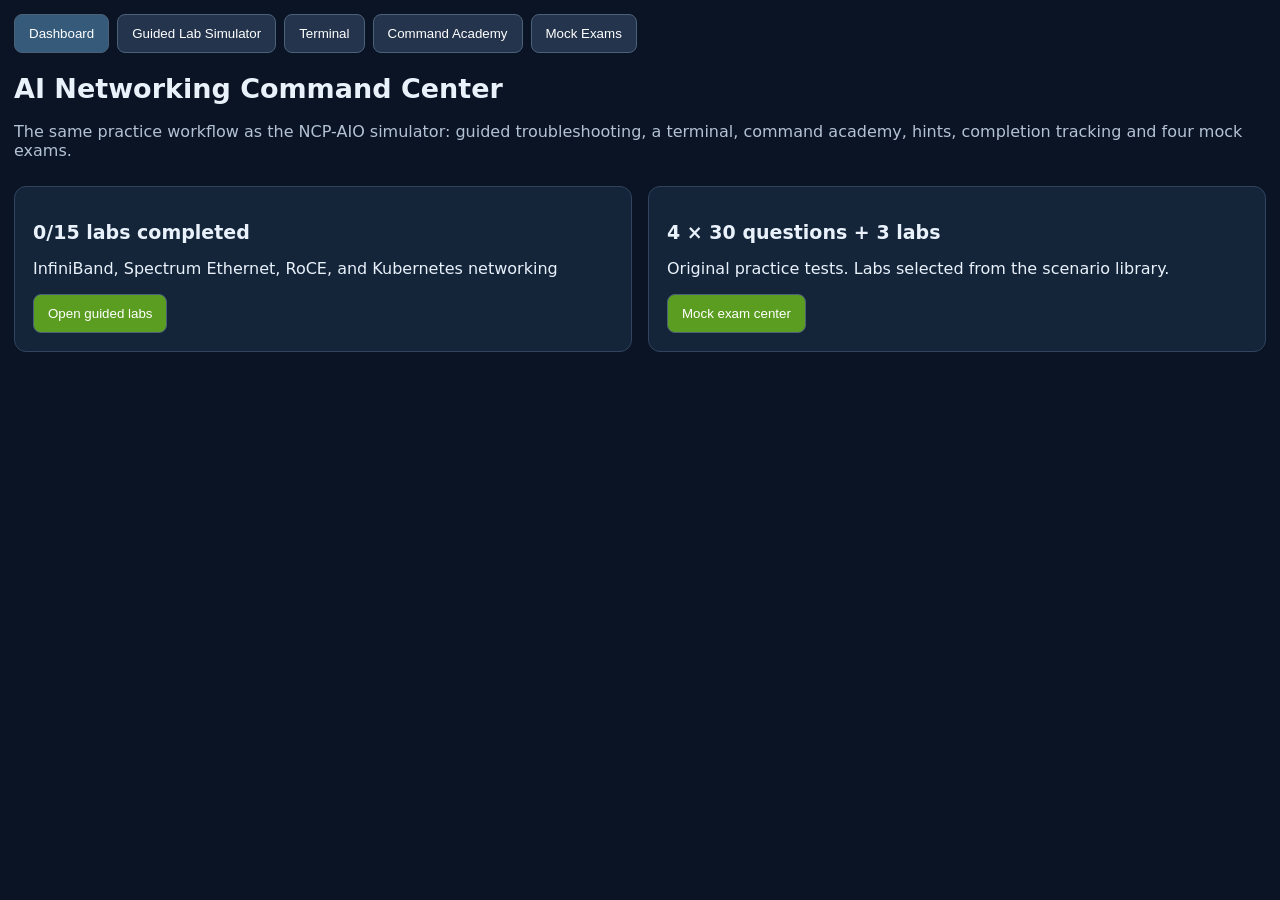
<file: ain.html>
<!doctype html><html lang="en"><head><meta charset="utf-8"><meta name="viewport" content="width=device-width,initial-scale=1"><title>NCP-AIN Practice Sim and Mock Exam</title><style>body{background:#0b1424;color:#e9f1fb;font-family:system-ui,Arial;margin:0}#app{max-width:1300px;margin:auto;padding:14px}.nav{display:flex;gap:8px;flex-wrap:wrap;margin-bottom:20px}button{background:#24344c;border:1px solid #4b6179;color:white;padding:11px 14px;border-radius:8px;cursor:pointer}button:hover,.active{background:#365a7a}.primary{background:#5b9d20;color:white}.grid{display:grid;grid-template-columns:repeat(auto-fit,minmax(290px,1fr));gap:16px}.card{background:#14253a;border:1px solid #31445d;border-radius:12px;padding:18px;margin:10px 0}h1{font-size:27px}h2{font-size:19px}.sub,.muted{color:#b3c2d4}.tag{color:#9ed35b}.success{color:#86dcac}.terminal{background:#050d15;color:#a4e6c6;white-space:pre-wrap;min-height:230px;max-height:450px;overflow:auto;padding:15px;border-radius:8px;font-size:13px}.checkrow{padding:9px;border-bottom:1px solid #34445a}input{background:#071321;color:white;padding:13px;border:1px solid #66809b;border-radius:8px;max-width:100%;width:65%}.option{display:block;width:100%;text-align:left;margin:8px 0}.chosen{border:2px solid #9ed35b}.actions{display:flex;gap:8px;flex-wrap:wrap;margin-top:15px}details{margin:15px 0}code{overflow-wrap:anywhere}</style></head><body><div id="app"></div><script>window.AIN_BANK=[{"domain": "AI Data Center Design", "q": "While validating a new rack, which statement about rail-optimized topology is most accurate?", "options": ["Groups GPU NIC rails to support scalable collective communication", "Eliminates network redundancy", "Uses only management Ethernet", "Requires every server on one switch"], "correct": 0, "why": "Groups GPU NIC rails to support scalable collective communication. Review the AI Data Center Design objectives and the linked source materials.", "variant": 0}, {"domain": "AI Data Center Design", "q": "During a pre-deployment review, which statement about rail-optimized topology is most accurate?", "options": ["Groups GPU NIC rails to support scalable collective communication", "Eliminates network redundancy", "Uses only management Ethernet", "Requires every server on one switch"], "correct": 0, "why": "Groups GPU NIC rails to support scalable collective communication. Review the AI Data Center Design objectives and the linked source materials.", "variant": 1}, {"domain": "AI Data Center Design", "q": "During a shift handover, which statement about rail-optimized topology is most accurate?", "options": ["Groups GPU NIC rails to support scalable collective communication", "Eliminates network redundancy", "Uses only management Ethernet", "Requires every server on one switch"], "correct": 0, "why": "Groups GPU NIC rails to support scalable collective communication. Review the AI Data Center Design objectives and the linked source materials.", "variant": 2}, {"domain": "AI Data Center Design", "q": "While checking a simulated fault, which statement about rail-optimized topology is most accurate?", "options": ["Groups GPU NIC rails to support scalable collective communication", "Eliminates network redundancy", "Uses only management Ethernet", "Requires every server on one switch"], "correct": 0, "why": "Groups GPU NIC rails to support scalable collective communication. Review the AI Data Center Design objectives and the linked source materials.", "variant": 3}, {"domain": "AI Data Center Design", "q": "When reviewing a dashboard, which statement about fabric choice is most accurate?", "options": ["Compare Ethernet/RoCE and InfiniBand against workload and operational needs", "Always choose one fabric for every workload", "Ignore GPU traffic patterns", "Base design solely on cable color"], "correct": 0, "why": "Compare Ethernet/RoCE and InfiniBand against workload and operational needs. Review the AI Data Center Design objectives and the linked source materials.", "variant": 0}, {"domain": "AI Data Center Design", "q": "During a maintenance window, which statement about fabric choice is most accurate?", "options": ["Compare Ethernet/RoCE and InfiniBand against workload and operational needs", "Always choose one fabric for every workload", "Ignore GPU traffic patterns", "Base design solely on cable color"], "correct": 0, "why": "Compare Ethernet/RoCE and InfiniBand against workload and operational needs. Review the AI Data Center Design objectives and the linked source materials.", "variant": 1}, {"domain": "AI Data Center Design", "q": "While validating a new rack, which statement about fabric choice is most accurate?", "options": ["Compare Ethernet/RoCE and InfiniBand against workload and operational needs", "Always choose one fabric for every workload", "Ignore GPU traffic patterns", "Base design solely on cable color"], "correct": 0, "why": "Compare Ethernet/RoCE and InfiniBand against workload and operational needs. Review the AI Data Center Design objectives and the linked source materials.", "variant": 2}, {"domain": "AI Data Center Design", "q": "During a pre-deployment review, which statement about fabric choice is most accurate?", "options": ["Compare Ethernet/RoCE and InfiniBand against workload and operational needs", "Always choose one fabric for every workload", "Ignore GPU traffic patterns", "Base design solely on cable color"], "correct": 0, "why": "Compare Ethernet/RoCE and InfiniBand against workload and operational needs. Review the AI Data Center Design objectives and the linked source materials.", "variant": 3}, {"domain": "AI Data Center Design", "q": "During a shift handover, which statement about east-west traffic is most accurate?", "options": ["Distributed training can generate intensive GPU-to-GPU communication", "Only north-south traffic matters", "GPU collectives never use networking", "Storage traffic never affects design"], "correct": 0, "why": "Distributed training can generate intensive GPU-to-GPU communication. Review the AI Data Center Design objectives and the linked source materials.", "variant": 0}, {"domain": "AI Data Center Design", "q": "While checking a simulated fault, which statement about east-west traffic is most accurate?", "options": ["Distributed training can generate intensive GPU-to-GPU communication", "Only north-south traffic matters", "GPU collectives never use networking", "Storage traffic never affects design"], "correct": 0, "why": "Distributed training can generate intensive GPU-to-GPU communication. Review the AI Data Center Design objectives and the linked source materials.", "variant": 1}, {"domain": "AI Data Center Design", "q": "During an acceptance test, which statement about east-west traffic is most accurate?", "options": ["Distributed training can generate intensive GPU-to-GPU communication", "Only north-south traffic matters", "GPU collectives never use networking", "Storage traffic never affects design"], "correct": 0, "why": "Distributed training can generate intensive GPU-to-GPU communication. Review the AI Data Center Design objectives and the linked source materials.", "variant": 2}, {"domain": "AI Data Center Design", "q": "In a change-control meeting, which statement about east-west traffic is most accurate?", "options": ["Distributed training can generate intensive GPU-to-GPU communication", "Only north-south traffic matters", "GPU collectives never use networking", "Storage traffic never affects design"], "correct": 0, "why": "Distributed training can generate intensive GPU-to-GPU communication. Review the AI Data Center Design objectives and the linked source materials.", "variant": 3}, {"domain": "Spectrum Networking", "q": "While validating a new rack, which statement about roce congestion is most accurate?", "options": ["ECN and PFC are relevant loss/congestion controls", "Disable all QoS indiscriminately", "Use only TCP retransmission", "Ignore switch buffers"], "correct": 0, "why": "ECN and PFC are relevant loss/congestion controls. Review the Spectrum Networking objectives and the linked source materials.", "variant": 0}, {"domain": "Spectrum Networking", "q": "During a pre-deployment review, which statement about roce congestion is most accurate?", "options": ["ECN and PFC are relevant loss/congestion controls", "Disable all QoS indiscriminately", "Use only TCP retransmission", "Ignore switch buffers"], "correct": 0, "why": "ECN and PFC are relevant loss/congestion controls. Review the Spectrum Networking objectives and the linked source materials.", "variant": 1}, {"domain": "Spectrum Networking", "q": "During a shift handover, which statement about roce congestion is most accurate?", "options": ["ECN and PFC are relevant loss/congestion controls", "Disable all QoS indiscriminately", "Use only TCP retransmission", "Ignore switch buffers"], "correct": 0, "why": "ECN and PFC are relevant loss/congestion controls. Review the Spectrum Networking objectives and the linked source materials.", "variant": 2}, {"domain": "Spectrum Networking", "q": "While checking a simulated fault, which statement about roce congestion is most accurate?", "options": ["ECN and PFC are relevant loss/congestion controls", "Disable all QoS indiscriminately", "Use only TCP retransmission", "Ignore switch buffers"], "correct": 0, "why": "ECN and PFC are relevant loss/congestion controls. Review the Spectrum Networking objectives and the linked source materials.", "variant": 3}, {"domain": "Spectrum Networking", "q": "In a change-control meeting, which statement about nvue is most accurate?", "options": ["Provides a declarative configuration interface for Cumulus Linux", "Is a Slurm scheduler", "Is a Kubernetes container runtime", "Is a fiber cleaning utility"], "correct": 0, "why": "Provides a declarative configuration interface for Cumulus Linux. Review the Spectrum Networking objectives and the linked source materials.", "variant": 0}, {"domain": "Spectrum Networking", "q": "When reviewing a dashboard, which statement about nvue is most accurate?", "options": ["Provides a declarative configuration interface for Cumulus Linux", "Is a Slurm scheduler", "Is a Kubernetes container runtime", "Is a fiber cleaning utility"], "correct": 0, "why": "Provides a declarative configuration interface for Cumulus Linux. Review the Spectrum Networking objectives and the linked source materials.", "variant": 1}, {"domain": "Spectrum Networking", "q": "During a maintenance window, which statement about nvue is most accurate?", "options": ["Provides a declarative configuration interface for Cumulus Linux", "Is a Slurm scheduler", "Is a Kubernetes container runtime", "Is a fiber cleaning utility"], "correct": 0, "why": "Provides a declarative configuration interface for Cumulus Linux. Review the Spectrum Networking objectives and the linked source materials.", "variant": 2}, {"domain": "Spectrum Networking", "q": "While validating a new rack, which statement about nvue is most accurate?", "options": ["Provides a declarative configuration interface for Cumulus Linux", "Is a Slurm scheduler", "Is a Kubernetes container runtime", "Is a fiber cleaning utility"], "correct": 0, "why": "Provides a declarative configuration interface for Cumulus Linux. Review the Spectrum Networking objectives and the linked source materials.", "variant": 3}, {"domain": "Spectrum Networking", "q": "During a pre-deployment review, which statement about bgp evpn is most accurate?", "options": ["Can provide overlay control plane for tenant segmentation", "Is a GPU driver", "Replaces physical links", "Only works with InfiniBand subnet managers"], "correct": 0, "why": "Can provide overlay control plane for tenant segmentation. Review the Spectrum Networking objectives and the linked source materials.", "variant": 0}, {"domain": "Spectrum Networking", "q": "During a shift handover, which statement about bgp evpn is most accurate?", "options": ["Can provide overlay control plane for tenant segmentation", "Is a GPU driver", "Replaces physical links", "Only works with InfiniBand subnet managers"], "correct": 0, "why": "Can provide overlay control plane for tenant segmentation. Review the Spectrum Networking objectives and the linked source materials.", "variant": 1}, {"domain": "Spectrum Networking", "q": "While checking a simulated fault, which statement about bgp evpn is most accurate?", "options": ["Can provide overlay control plane for tenant segmentation", "Is a GPU driver", "Replaces physical links", "Only works with InfiniBand subnet managers"], "correct": 0, "why": "Can provide overlay control plane for tenant segmentation. Review the Spectrum Networking objectives and the linked source materials.", "variant": 2}, {"domain": "Spectrum Networking", "q": "During an acceptance test, which statement about bgp evpn is most accurate?", "options": ["Can provide overlay control plane for tenant segmentation", "Is a GPU driver", "Replaces physical links", "Only works with InfiniBand subnet managers"], "correct": 0, "why": "Can provide overlay control plane for tenant segmentation. Review the Spectrum Networking objectives and the linked source materials.", "variant": 3}, {"domain": "Spectrum Networking", "q": "During an acceptance test, which statement about pfc is most accurate?", "options": ["Pauses selected traffic priorities under congestion conditions", "Encrypts all Ethernet traffic", "Assigns IP addresses", "Always eliminates congestion by itself"], "correct": 0, "why": "Pauses selected traffic priorities under congestion conditions. Review the Spectrum Networking objectives and the linked source materials.", "variant": 0}, {"domain": "Spectrum Networking", "q": "In a change-control meeting, which statement about pfc is most accurate?", "options": ["Pauses selected traffic priorities under congestion conditions", "Encrypts all Ethernet traffic", "Assigns IP addresses", "Always eliminates congestion by itself"], "correct": 0, "why": "Pauses selected traffic priorities under congestion conditions. Review the Spectrum Networking objectives and the linked source materials.", "variant": 1}, {"domain": "Spectrum Networking", "q": "When reviewing a dashboard, which statement about pfc is most accurate?", "options": ["Pauses selected traffic priorities under congestion conditions", "Encrypts all Ethernet traffic", "Assigns IP addresses", "Always eliminates congestion by itself"], "correct": 0, "why": "Pauses selected traffic priorities under congestion conditions. Review the Spectrum Networking objectives and the linked source materials.", "variant": 2}, {"domain": "Spectrum Networking", "q": "During a maintenance window, which statement about pfc is most accurate?", "options": ["Pauses selected traffic priorities under congestion conditions", "Encrypts all Ethernet traffic", "Assigns IP addresses", "Always eliminates congestion by itself"], "correct": 0, "why": "Pauses selected traffic priorities under congestion conditions. Review the Spectrum Networking objectives and the linked source materials.", "variant": 3}, {"domain": "Spectrum Networking", "q": "During an acceptance test, which statement about ecn is most accurate?", "options": ["Marks packets to signal congestion to capable endpoints", "Permanently disables interfaces", "Replaces routing", "Measures optical attenuation"], "correct": 0, "why": "Marks packets to signal congestion to capable endpoints. Review the Spectrum Networking objectives and the linked source materials.", "variant": 0}, {"domain": "Spectrum Networking", "q": "In a change-control meeting, which statement about ecn is most accurate?", "options": ["Marks packets to signal congestion to capable endpoints", "Permanently disables interfaces", "Replaces routing", "Measures optical attenuation"], "correct": 0, "why": "Marks packets to signal congestion to capable endpoints. Review the Spectrum Networking objectives and the linked source materials.", "variant": 1}, {"domain": "Spectrum Networking", "q": "When reviewing a dashboard, which statement about ecn is most accurate?", "options": ["Marks packets to signal congestion to capable endpoints", "Permanently disables interfaces", "Replaces routing", "Measures optical attenuation"], "correct": 0, "why": "Marks packets to signal congestion to capable endpoints. Review the Spectrum Networking objectives and the linked source materials.", "variant": 2}, {"domain": "Spectrum Networking", "q": "During a maintenance window, which statement about ecn is most accurate?", "options": ["Marks packets to signal congestion to capable endpoints", "Permanently disables interfaces", "Replaces routing", "Measures optical attenuation"], "correct": 0, "why": "Marks packets to signal congestion to capable endpoints. Review the Spectrum Networking objectives and the linked source materials.", "variant": 3}, {"domain": "InfiniBand Networking", "q": "During a maintenance window, which statement about subnet manager is most accurate?", "options": ["Discovers and manages an InfiniBand subnet", "Allocates Kubernetes pods", "Provides facility UPS control", "Replaces all switches"], "correct": 0, "why": "Discovers and manages an InfiniBand subnet. Review the InfiniBand Networking objectives and the linked source materials.", "variant": 0}, {"domain": "InfiniBand Networking", "q": "While validating a new rack, which statement about subnet manager is most accurate?", "options": ["Discovers and manages an InfiniBand subnet", "Allocates Kubernetes pods", "Provides facility UPS control", "Replaces all switches"], "correct": 0, "why": "Discovers and manages an InfiniBand subnet. Review the InfiniBand Networking objectives and the linked source materials.", "variant": 1}, {"domain": "InfiniBand Networking", "q": "During a pre-deployment review, which statement about subnet manager is most accurate?", "options": ["Discovers and manages an InfiniBand subnet", "Allocates Kubernetes pods", "Provides facility UPS control", "Replaces all switches"], "correct": 0, "why": "Discovers and manages an InfiniBand subnet. Review the InfiniBand Networking objectives and the linked source materials.", "variant": 2}, {"domain": "InfiniBand Networking", "q": "During a shift handover, which statement about subnet manager is most accurate?", "options": ["Discovers and manages an InfiniBand subnet", "Allocates Kubernetes pods", "Provides facility UPS control", "Replaces all switches"], "correct": 0, "why": "Discovers and manages an InfiniBand subnet. Review the InfiniBand Networking objectives and the linked source materials.", "variant": 3}, {"domain": "InfiniBand Networking", "q": "During a maintenance window, which statement about ibstat is most accurate?", "options": ["Displays InfiniBand CA/port state information", "Deletes partitions", "Configures BGP EVPN", "Runs GPU jobs"], "correct": 0, "why": "Displays InfiniBand CA/port state information. Review the InfiniBand Networking objectives and the linked source materials.", "variant": 0}, {"domain": "InfiniBand Networking", "q": "While validating a new rack, which statement about ibstat is most accurate?", "options": ["Displays InfiniBand CA/port state information", "Deletes partitions", "Configures BGP EVPN", "Runs GPU jobs"], "correct": 0, "why": "Displays InfiniBand CA/port state information. Review the InfiniBand Networking objectives and the linked source materials.", "variant": 1}, {"domain": "InfiniBand Networking", "q": "During a pre-deployment review, which statement about ibstat is most accurate?", "options": ["Displays InfiniBand CA/port state information", "Deletes partitions", "Configures BGP EVPN", "Runs GPU jobs"], "correct": 0, "why": "Displays InfiniBand CA/port state information. Review the InfiniBand Networking objectives and the linked source materials.", "variant": 2}, {"domain": "InfiniBand Networking", "q": "During a shift handover, which statement about ibstat is most accurate?", "options": ["Displays InfiniBand CA/port state information", "Deletes partitions", "Configures BGP EVPN", "Runs GPU jobs"], "correct": 0, "why": "Displays InfiniBand CA/port state information. Review the InfiniBand Networking objectives and the linked source materials.", "variant": 3}, {"domain": "InfiniBand Networking", "q": "During a shift handover, which statement about ibdiagnet is most accurate?", "options": ["Collects InfiniBand fabric diagnostic information", "Provisions Kubernetes nodes", "Formats storage", "Sets rack PDU limits"], "correct": 0, "why": "Collects InfiniBand fabric diagnostic information. Review the InfiniBand Networking objectives and the linked source materials.", "variant": 0}, {"domain": "InfiniBand Networking", "q": "While checking a simulated fault, which statement about ibdiagnet is most accurate?", "options": ["Collects InfiniBand fabric diagnostic information", "Provisions Kubernetes nodes", "Formats storage", "Sets rack PDU limits"], "correct": 0, "why": "Collects InfiniBand fabric diagnostic information. Review the InfiniBand Networking objectives and the linked source materials.", "variant": 1}, {"domain": "InfiniBand Networking", "q": "During an acceptance test, which statement about ibdiagnet is most accurate?", "options": ["Collects InfiniBand fabric diagnostic information", "Provisions Kubernetes nodes", "Formats storage", "Sets rack PDU limits"], "correct": 0, "why": "Collects InfiniBand fabric diagnostic information. Review the InfiniBand Networking objectives and the linked source materials.", "variant": 2}, {"domain": "InfiniBand Networking", "q": "In a change-control meeting, which statement about ibdiagnet is most accurate?", "options": ["Collects InfiniBand fabric diagnostic information", "Provisions Kubernetes nodes", "Formats storage", "Sets rack PDU limits"], "correct": 0, "why": "Collects InfiniBand fabric diagnostic information. Review the InfiniBand Networking objectives and the linked source materials.", "variant": 3}, {"domain": "InfiniBand Networking", "q": "When reviewing a dashboard, which statement about p_key is most accurate?", "options": ["Supports InfiniBand partitioning", "Is an Ethernet VLAN tag", "Controls PSU voltage", "Is a Linux file permission"], "correct": 0, "why": "Supports InfiniBand partitioning. Review the InfiniBand Networking objectives and the linked source materials.", "variant": 0}, {"domain": "InfiniBand Networking", "q": "During a maintenance window, which statement about p_key is most accurate?", "options": ["Supports InfiniBand partitioning", "Is an Ethernet VLAN tag", "Controls PSU voltage", "Is a Linux file permission"], "correct": 0, "why": "Supports InfiniBand partitioning. Review the InfiniBand Networking objectives and the linked source materials.", "variant": 1}, {"domain": "InfiniBand Networking", "q": "While validating a new rack, which statement about p_key is most accurate?", "options": ["Supports InfiniBand partitioning", "Is an Ethernet VLAN tag", "Controls PSU voltage", "Is a Linux file permission"], "correct": 0, "why": "Supports InfiniBand partitioning. Review the InfiniBand Networking objectives and the linked source materials.", "variant": 2}, {"domain": "InfiniBand Networking", "q": "During a pre-deployment review, which statement about p_key is most accurate?", "options": ["Supports InfiniBand partitioning", "Is an Ethernet VLAN tag", "Controls PSU voltage", "Is a Linux file permission"], "correct": 0, "why": "Supports InfiniBand partitioning. Review the InfiniBand Networking objectives and the linked source materials.", "variant": 3}, {"domain": "InfiniBand Networking", "q": "During an acceptance test, which statement about ufm is most accurate?", "options": ["Supports InfiniBand fabric management and monitoring", "Replaces optical transceivers", "Schedules Slurm jobs", "Controls building chillers"], "correct": 0, "why": "Supports InfiniBand fabric management and monitoring. Review the InfiniBand Networking objectives and the linked source materials.", "variant": 0}, {"domain": "InfiniBand Networking", "q": "In a change-control meeting, which statement about ufm is most accurate?", "options": ["Supports InfiniBand fabric management and monitoring", "Replaces optical transceivers", "Schedules Slurm jobs", "Controls building chillers"], "correct": 0, "why": "Supports InfiniBand fabric management and monitoring. Review the InfiniBand Networking objectives and the linked source materials.", "variant": 1}, {"domain": "InfiniBand Networking", "q": "When reviewing a dashboard, which statement about ufm is most accurate?", "options": ["Supports InfiniBand fabric management and monitoring", "Replaces optical transceivers", "Schedules Slurm jobs", "Controls building chillers"], "correct": 0, "why": "Supports InfiniBand fabric management and monitoring. Review the InfiniBand Networking objectives and the linked source materials.", "variant": 2}, {"domain": "InfiniBand Networking", "q": "During a maintenance window, which statement about ufm is most accurate?", "options": ["Supports InfiniBand fabric management and monitoring", "Replaces optical transceivers", "Schedules Slurm jobs", "Controls building chillers"], "correct": 0, "why": "Supports InfiniBand fabric management and monitoring. Review the InfiniBand Networking objectives and the linked source materials.", "variant": 3}, {"domain": "Kubernetes Integration", "q": "During a pre-deployment review, which statement about network operator is most accurate?", "options": ["Helps deploy and manage NVIDIA networking components in Kubernetes", "Replaces kubelet", "Runs as an electrical UPS", "Always replaces the CNI"], "correct": 0, "why": "Helps deploy and manage NVIDIA networking components in Kubernetes. Review the Kubernetes Integration objectives and the linked source materials.", "variant": 0}, {"domain": "Kubernetes Integration", "q": "During a shift handover, which statement about network operator is most accurate?", "options": ["Helps deploy and manage NVIDIA networking components in Kubernetes", "Replaces kubelet", "Runs as an electrical UPS", "Always replaces the CNI"], "correct": 0, "why": "Helps deploy and manage NVIDIA networking components in Kubernetes. Review the Kubernetes Integration objectives and the linked source materials.", "variant": 1}, {"domain": "Kubernetes Integration", "q": "While checking a simulated fault, which statement about network operator is most accurate?", "options": ["Helps deploy and manage NVIDIA networking components in Kubernetes", "Replaces kubelet", "Runs as an electrical UPS", "Always replaces the CNI"], "correct": 0, "why": "Helps deploy and manage NVIDIA networking components in Kubernetes. Review the Kubernetes Integration objectives and the linked source materials.", "variant": 2}, {"domain": "Kubernetes Integration", "q": "During an acceptance test, which statement about network operator is most accurate?", "options": ["Helps deploy and manage NVIDIA networking components in Kubernetes", "Replaces kubelet", "Runs as an electrical UPS", "Always replaces the CNI"], "correct": 0, "why": "Helps deploy and manage NVIDIA networking components in Kubernetes. Review the Kubernetes Integration objectives and the linked source materials.", "variant": 3}, {"domain": "Kubernetes Integration", "q": "During a maintenance window, which statement about sr-iov is most accurate?", "options": ["Allows partitioning PCIe device resources into virtual functions", "Is an optical fiber connector", "Disables virtualization", "Is a Slurm partition name"], "correct": 0, "why": "Allows partitioning PCIe device resources into virtual functions. Review the Kubernetes Integration objectives and the linked source materials.", "variant": 0}, {"domain": "Kubernetes Integration", "q": "While validating a new rack, which statement about sr-iov is most accurate?", "options": ["Allows partitioning PCIe device resources into virtual functions", "Is an optical fiber connector", "Disables virtualization", "Is a Slurm partition name"], "correct": 0, "why": "Allows partitioning PCIe device resources into virtual functions. Review the Kubernetes Integration objectives and the linked source materials.", "variant": 1}, {"domain": "Kubernetes Integration", "q": "During a pre-deployment review, which statement about sr-iov is most accurate?", "options": ["Allows partitioning PCIe device resources into virtual functions", "Is an optical fiber connector", "Disables virtualization", "Is a Slurm partition name"], "correct": 0, "why": "Allows partitioning PCIe device resources into virtual functions. Review the Kubernetes Integration objectives and the linked source materials.", "variant": 2}, {"domain": "Kubernetes Integration", "q": "During a shift handover, which statement about sr-iov is most accurate?", "options": ["Allows partitioning PCIe device resources into virtual functions", "Is an optical fiber connector", "Disables virtualization", "Is a Slurm partition name"], "correct": 0, "why": "Allows partitioning PCIe device resources into virtual functions. Review the Kubernetes Integration objectives and the linked source materials.", "variant": 3}, {"domain": "Kubernetes Integration", "q": "In a change-control meeting, which statement about kubectl describe pod is most accurate?", "options": ["Shows pod events and scheduling details", "Changes switch ASIC firmware", "Lists InfiniBand fabric links directly", "Resets BGP sessions"], "correct": 0, "why": "Shows pod events and scheduling details. Review the Kubernetes Integration objectives and the linked source materials.", "variant": 0}, {"domain": "Kubernetes Integration", "q": "When reviewing a dashboard, which statement about kubectl describe pod is most accurate?", "options": ["Shows pod events and scheduling details", "Changes switch ASIC firmware", "Lists InfiniBand fabric links directly", "Resets BGP sessions"], "correct": 0, "why": "Shows pod events and scheduling details. Review the Kubernetes Integration objectives and the linked source materials.", "variant": 1}, {"domain": "Kubernetes Integration", "q": "During a maintenance window, which statement about kubectl describe pod is most accurate?", "options": ["Shows pod events and scheduling details", "Changes switch ASIC firmware", "Lists InfiniBand fabric links directly", "Resets BGP sessions"], "correct": 0, "why": "Shows pod events and scheduling details. Review the Kubernetes Integration objectives and the linked source materials.", "variant": 2}, {"domain": "Kubernetes Integration", "q": "While validating a new rack, which statement about kubectl describe pod is most accurate?", "options": ["Shows pod events and scheduling details", "Changes switch ASIC firmware", "Lists InfiniBand fabric links directly", "Resets BGP sessions"], "correct": 0, "why": "Shows pod events and scheduling details. Review the Kubernetes Integration objectives and the linked source materials.", "variant": 3}, {"domain": "Troubleshooting Tools", "q": "While validating a new rack, which statement about mlxlink is most accurate?", "options": ["Inspects supported NVIDIA adapter link status and diagnostics", "Deletes Kubernetes namespaces", "Runs cooling pumps", "Creates rack cable labels"], "correct": 0, "why": "Inspects supported NVIDIA adapter link status and diagnostics. Review the Troubleshooting Tools objectives and the linked source materials.", "variant": 0}, {"domain": "Troubleshooting Tools", "q": "During a pre-deployment review, which statement about mlxlink is most accurate?", "options": ["Inspects supported NVIDIA adapter link status and diagnostics", "Deletes Kubernetes namespaces", "Runs cooling pumps", "Creates rack cable labels"], "correct": 0, "why": "Inspects supported NVIDIA adapter link status and diagnostics. Review the Troubleshooting Tools objectives and the linked source materials.", "variant": 1}, {"domain": "Troubleshooting Tools", "q": "During a shift handover, which statement about mlxlink is most accurate?", "options": ["Inspects supported NVIDIA adapter link status and diagnostics", "Deletes Kubernetes namespaces", "Runs cooling pumps", "Creates rack cable labels"], "correct": 0, "why": "Inspects supported NVIDIA adapter link status and diagnostics. Review the Troubleshooting Tools objectives and the linked source materials.", "variant": 2}, {"domain": "Troubleshooting Tools", "q": "While checking a simulated fault, which statement about mlxlink is most accurate?", "options": ["Inspects supported NVIDIA adapter link status and diagnostics", "Deletes Kubernetes namespaces", "Runs cooling pumps", "Creates rack cable labels"], "correct": 0, "why": "Inspects supported NVIDIA adapter link status and diagnostics. Review the Troubleshooting Tools objectives and the linked source materials.", "variant": 3}, {"domain": "Troubleshooting Tools", "q": "During a shift handover, which statement about mlxconfig is most accurate?", "options": ["Reads or changes supported device firmware configuration parameters", "Configures all switch routes via BGP", "Tests only storage disks", "Replaces all diagnostics"], "correct": 0, "why": "Reads or changes supported device firmware configuration parameters. Review the Troubleshooting Tools objectives and the linked source materials.", "variant": 0}, {"domain": "Troubleshooting Tools", "q": "While checking a simulated fault, which statement about mlxconfig is most accurate?", "options": ["Reads or changes supported device firmware configuration parameters", "Configures all switch routes via BGP", "Tests only storage disks", "Replaces all diagnostics"], "correct": 0, "why": "Reads or changes supported device firmware configuration parameters. Review the Troubleshooting Tools objectives and the linked source materials.", "variant": 1}, {"domain": "Troubleshooting Tools", "q": "During an acceptance test, which statement about mlxconfig is most accurate?", "options": ["Reads or changes supported device firmware configuration parameters", "Configures all switch routes via BGP", "Tests only storage disks", "Replaces all diagnostics"], "correct": 0, "why": "Reads or changes supported device firmware configuration parameters. Review the Troubleshooting Tools objectives and the linked source materials.", "variant": 2}, {"domain": "Troubleshooting Tools", "q": "In a change-control meeting, which statement about mlxconfig is most accurate?", "options": ["Reads or changes supported device firmware configuration parameters", "Configures all switch routes via BGP", "Tests only storage disks", "Replaces all diagnostics"], "correct": 0, "why": "Reads or changes supported device firmware configuration parameters. Review the Troubleshooting Tools objectives and the linked source materials.", "variant": 3}, {"domain": "Troubleshooting Tools", "q": "While validating a new rack, which statement about ethtool is most accurate?", "options": ["Can inspect Linux Ethernet link information and counters", "Provisions Slurm partitions", "Is an InfiniBand subnet manager", "Replaces switch configuration"], "correct": 0, "why": "Can inspect Linux Ethernet link information and counters. Review the Troubleshooting Tools objectives and the linked source materials.", "variant": 0}, {"domain": "Troubleshooting Tools", "q": "During a pre-deployment review, which statement about ethtool is most accurate?", "options": ["Can inspect Linux Ethernet link information and counters", "Provisions Slurm partitions", "Is an InfiniBand subnet manager", "Replaces switch configuration"], "correct": 0, "why": "Can inspect Linux Ethernet link information and counters. Review the Troubleshooting Tools objectives and the linked source materials.", "variant": 1}, {"domain": "Troubleshooting Tools", "q": "During a shift handover, which statement about ethtool is most accurate?", "options": ["Can inspect Linux Ethernet link information and counters", "Provisions Slurm partitions", "Is an InfiniBand subnet manager", "Replaces switch configuration"], "correct": 0, "why": "Can inspect Linux Ethernet link information and counters. Review the Troubleshooting Tools objectives and the linked source materials.", "variant": 2}, {"domain": "Troubleshooting Tools", "q": "While checking a simulated fault, which statement about ethtool is most accurate?", "options": ["Can inspect Linux Ethernet link information and counters", "Provisions Slurm partitions", "Is an InfiniBand subnet manager", "Replaces switch configuration"], "correct": 0, "why": "Can inspect Linux Ethernet link information and counters. Review the Troubleshooting Tools objectives and the linked source materials.", "variant": 3}, {"domain": "Troubleshooting Tools", "q": "During a maintenance window, which statement about error counters is most accurate?", "options": ["Compare errors and trends to isolate link issues", "Ignore counters if LED is green", "Treat one counter as definitive root cause", "Clear counters before preserving evidence"], "correct": 0, "why": "Compare errors and trends to isolate link issues. Review the Troubleshooting Tools objectives and the linked source materials.", "variant": 0}, {"domain": "Troubleshooting Tools", "q": "While validating a new rack, which statement about error counters is most accurate?", "options": ["Compare errors and trends to isolate link issues", "Ignore counters if LED is green", "Treat one counter as definitive root cause", "Clear counters before preserving evidence"], "correct": 0, "why": "Compare errors and trends to isolate link issues. Review the Troubleshooting Tools objectives and the linked source materials.", "variant": 1}, {"domain": "Troubleshooting Tools", "q": "During a pre-deployment review, which statement about error counters is most accurate?", "options": ["Compare errors and trends to isolate link issues", "Ignore counters if LED is green", "Treat one counter as definitive root cause", "Clear counters before preserving evidence"], "correct": 0, "why": "Compare errors and trends to isolate link issues. Review the Troubleshooting Tools objectives and the linked source materials.", "variant": 2}, {"domain": "Troubleshooting Tools", "q": "During a shift handover, which statement about error counters is most accurate?", "options": ["Compare errors and trends to isolate link issues", "Ignore counters if LED is green", "Treat one counter as definitive root cause", "Clear counters before preserving evidence"], "correct": 0, "why": "Compare errors and trends to isolate link issues. Review the Troubleshooting Tools objectives and the linked source materials.", "variant": 3}, {"domain": "Automation and Configuration", "q": "While validating a new rack, which statement about ansible is most accurate?", "options": ["Automates repeatable configuration and validation workflows", "Physically replaces switches", "Is a GPU power shelf", "Only supports manual GUI changes"], "correct": 0, "why": "Automates repeatable configuration and validation workflows. Review the Automation and Configuration objectives and the linked source materials.", "variant": 0}, {"domain": "Automation and Configuration", "q": "During a pre-deployment review, which statement about ansible is most accurate?", "options": ["Automates repeatable configuration and validation workflows", "Physically replaces switches", "Is a GPU power shelf", "Only supports manual GUI changes"], "correct": 0, "why": "Automates repeatable configuration and validation workflows. Review the Automation and Configuration objectives and the linked source materials.", "variant": 1}, {"domain": "Automation and Configuration", "q": "During a shift handover, which statement about ansible is most accurate?", "options": ["Automates repeatable configuration and validation workflows", "Physically replaces switches", "Is a GPU power shelf", "Only supports manual GUI changes"], "correct": 0, "why": "Automates repeatable configuration and validation workflows. Review the Automation and Configuration objectives and the linked source materials.", "variant": 2}, {"domain": "Automation and Configuration", "q": "While checking a simulated fault, which statement about ansible is most accurate?", "options": ["Automates repeatable configuration and validation workflows", "Physically replaces switches", "Is a GPU power shelf", "Only supports manual GUI changes"], "correct": 0, "why": "Automates repeatable configuration and validation workflows. Review the Automation and Configuration objectives and the linked source materials.", "variant": 3}, {"domain": "Automation and Configuration", "q": "While checking a simulated fault, which statement about configuration verification is most accurate?", "options": ["Check intended versus applied and operational state", "Assume commit means healthy fabric", "Skip backups", "Ignore rollback planning"], "correct": 0, "why": "Check intended versus applied and operational state. Review the Automation and Configuration objectives and the linked source materials.", "variant": 0}, {"domain": "Automation and Configuration", "q": "During an acceptance test, which statement about configuration verification is most accurate?", "options": ["Check intended versus applied and operational state", "Assume commit means healthy fabric", "Skip backups", "Ignore rollback planning"], "correct": 0, "why": "Check intended versus applied and operational state. Review the Automation and Configuration objectives and the linked source materials.", "variant": 1}, {"domain": "Automation and Configuration", "q": "In a change-control meeting, which statement about configuration verification is most accurate?", "options": ["Check intended versus applied and operational state", "Assume commit means healthy fabric", "Skip backups", "Ignore rollback planning"], "correct": 0, "why": "Check intended versus applied and operational state. Review the Automation and Configuration objectives and the linked source materials.", "variant": 2}, {"domain": "Automation and Configuration", "q": "When reviewing a dashboard, which statement about configuration verification is most accurate?", "options": ["Check intended versus applied and operational state", "Assume commit means healthy fabric", "Skip backups", "Ignore rollback planning"], "correct": 0, "why": "Check intended versus applied and operational state. Review the Automation and Configuration objectives and the linked source materials.", "variant": 3}, {"domain": "Automation and Configuration", "q": "During a maintenance window, which statement about change control is most accurate?", "options": ["Record scope, approvals, validation and rollback", "Push unreviewed changes during incidents", "Ignore maintenance windows", "Disable all logs"], "correct": 0, "why": "Record scope, approvals, validation and rollback. Review the Automation and Configuration objectives and the linked source materials.", "variant": 0}, {"domain": "Automation and Configuration", "q": "While validating a new rack, which statement about change control is most accurate?", "options": ["Record scope, approvals, validation and rollback", "Push unreviewed changes during incidents", "Ignore maintenance windows", "Disable all logs"], "correct": 0, "why": "Record scope, approvals, validation and rollback. Review the Automation and Configuration objectives and the linked source materials.", "variant": 1}, {"domain": "Automation and Configuration", "q": "During a pre-deployment review, which statement about change control is most accurate?", "options": ["Record scope, approvals, validation and rollback", "Push unreviewed changes during incidents", "Ignore maintenance windows", "Disable all logs"], "correct": 0, "why": "Record scope, approvals, validation and rollback. Review the Automation and Configuration objectives and the linked source materials.", "variant": 2}, {"domain": "Automation and Configuration", "q": "During a shift handover, which statement about change control is most accurate?", "options": ["Record scope, approvals, validation and rollback", "Push unreviewed changes during incidents", "Ignore maintenance windows", "Disable all logs"], "correct": 0, "why": "Record scope, approvals, validation and rollback. Review the Automation and Configuration objectives and the linked source materials.", "variant": 3}];</script><script>const LABS=[{"id": "ib-link", "name": "InfiniBand link down", "domain": "InfiniBand", "story": "A compute HCA port reports DOWN after cabling work. Determine the affected port and verify recovery.", "steps": [["Discover", "ibstat", "Find a down HCA port"], ["Inspect", "mlxlink -d mlx5_0", "Inspect link and physical status"], ["Diagnose", "ibdiagnet", "Identify fabric link errors"], ["Repair", "simctl reseat-cable mlx5_0", "Simulate authorized cable remediation"], ["Verify", "ibstat", "Verify the port is ACTIVE"]]}, {"id": "ib-errors", "name": "InfiniBand symbol errors", "domain": "InfiniBand", "story": "A training fabric has rising link errors and intermittent performance.", "steps": [["Discover", "ibdiagnet", "Inspect fabric errors"], ["Inspect", "perfquery", "Read simulated port counters"], ["Diagnose", "mlxlink -d mlx5_0", "Inspect physical link status"], ["Repair", "simctl replace-cable mlx5_0", "Simulate approved cable replacement"], ["Verify", "ibdiagnet", "Confirm error condition is resolved"]]}, {"id": "ib-sm", "name": "Subnet Manager unavailable", "domain": "InfiniBand", "story": "The fabric has links but no active subnet manager.", "steps": [["Discover", "sminfo", "Check SM response"], ["Inspect", "ibstat", "Check local port state"], ["Diagnose", "ibdiagnet", "Confirm subnet-manager issue"], ["Repair", "simctl restore-sm", "Restore the training subnet manager"], ["Verify", "sminfo", "Confirm SM responds"]]}, {"id": "ib-routing", "name": "InfiniBand fabric path failure", "domain": "InfiniBand", "story": "A GPU pair cannot communicate through the fabric.", "steps": [["Discover", "ibhosts", "Discover fabric endpoints"], ["Inspect", "ibnetdiscover", "Inspect topology"], ["Diagnose", "ibtracert 1 2", "Trace simulated path"], ["Repair", "simctl restore-route", "Restore a missing simulated route"], ["Verify", "ibtracert 1 2", "Verify path exists"]]}, {"id": "ib-hca", "name": "HCA interface not active", "domain": "InfiniBand", "story": "One node is missing an active HCA interface.", "steps": [["Discover", "ibdev2netdev", "Map HCA ports to interfaces"], ["Inspect", "ibstat", "Inspect port state"], ["Diagnose", "ip link show ib0", "Inspect netdev state"], ["Repair", "simctl enable-port ib0", "Simulate authorized interface recovery"], ["Verify", "ibstat", "Verify ACTIVE state"]]}, {"id": "eth-link", "name": "Spectrum interface down", "domain": "Spectrum Ethernet", "story": "A Spectrum switch port is down after maintenance.", "steps": [["Discover", "nv show interface", "List switch interfaces"], ["Inspect", "nv show interface swp1", "Inspect the affected port"], ["Diagnose", "nv show interface swp1 counters", "Review interface counters"], ["Repair", "simctl restore-port swp1", "Simulate approved port restoration"], ["Verify", "nv show interface swp1", "Confirm port is up"]]}, {"id": "eth-vlan", "name": "VLAN mismatch", "domain": "Spectrum Ethernet", "story": "A storage host cannot reach its VLAN peer.", "steps": [["Discover", "nv show interface swp1", "Inspect port status"], ["Inspect", "nv show bridge domain", "Inspect VLAN membership"], ["Diagnose", "ping 10.0.10.2", "Verify loss of connectivity"], ["Repair", "simctl correct-vlan swp1", "Simulate VLAN correction"], ["Verify", "ping 10.0.10.2", "Verify connectivity"]]}, {"id": "eth-bgp", "name": "BGP adjacency down", "domain": "Spectrum Ethernet", "story": "An underlay BGP neighbor is not established.", "steps": [["Discover", "nv show router bgp summary", "Inspect peer states"], ["Inspect", "nv show interface swp1", "Check the uplink"], ["Diagnose", "nv show router bgp neighbor", "Inspect neighbor details"], ["Repair", "simctl restore-bgp", "Simulate approved peer recovery"], ["Verify", "nv show router bgp summary", "Confirm established neighbor"]]}, {"id": "eth-ecmp", "name": "ECMP path degradation", "domain": "Spectrum Ethernet", "story": "A leaf has fewer equal-cost paths than expected.", "steps": [["Discover", "nv show router bgp summary", "Inspect routing peers"], ["Inspect", "nv show router rib", "Inspect installed routes"], ["Diagnose", "nv show interface swp1", "Inspect degraded uplink"], ["Repair", "simctl restore-ecmp", "Simulate recovery of a path"], ["Verify", "nv show router rib", "Verify route count"]]}, {"id": "roce-pfc", "name": "RoCE PFC misconfiguration", "domain": "RoCE", "story": "RoCE performance degrades due to incorrect priority flow control.", "steps": [["Discover", "nv show qos", "Review QoS"], ["Inspect", "nv show interface swp1 counters", "Review pause counters"], ["Diagnose", "nv show qos pfc", "Inspect PFC configuration"], ["Repair", "simctl restore-pfc", "Apply simulated approved PFC correction"], ["Verify", "nv show qos pfc", "Verify expected priority"]]}, {"id": "roce-ecn", "name": "RoCE ECN congestion", "domain": "RoCE", "story": "RoCE flows suffer latency spikes during congestion.", "steps": [["Discover", "nv show interface swp1 counters", "Review congestion counters"], ["Inspect", "nv show qos", "Review QoS policy"], ["Diagnose", "nv show qos ecn", "Inspect ECN settings"], ["Repair", "simctl restore-ecn", "Simulate ECN policy correction"], ["Verify", "nv show qos ecn", "Verify policy"]]}, {"id": "roce-mtu", "name": "RoCE MTU mismatch", "domain": "RoCE", "story": "RDMA traffic fails between two hosts with mismatched MTU.", "steps": [["Discover", "ip link show eth1", "Inspect host interface"], ["Inspect", "nv show interface swp1", "Inspect switch interface"], ["Diagnose", "ping -M do -s 8972 10.0.10.2", "Test large packet path"], ["Repair", "simctl align-mtu", "Simulate approved MTU alignment"], ["Verify", "ping -M do -s 8972 10.0.10.2", "Verify path MTU"]]}, {"id": "k8s-rdma", "name": "Kubernetes RDMA device unavailable", "domain": "Kubernetes Networking", "story": "A GPU workload requests RDMA resources that are not advertised.", "steps": [["Discover", "kubectl get pods", "Inspect workload"], ["Inspect", "kubectl describe pod training", "Read scheduling events"], ["Diagnose", "kubectl describe node gpu01", "Inspect allocatable resources"], ["Repair", "simctl restore-rdma-plugin", "Simulate device-plugin recovery"], ["Verify", "kubectl get pods", "Verify scheduling"]]}, {"id": "k8s-multus", "name": "Multus network attachment missing", "domain": "Kubernetes Networking", "story": "A workload cannot attach to its secondary high-speed network.", "steps": [["Discover", "kubectl get pods", "Inspect workload"], ["Inspect", "kubectl describe pod training", "Inspect attachment error"], ["Diagnose", "kubectl get network-attachment-definitions", "Inspect network definitions"], ["Repair", "simctl restore-nad", "Simulate approved attachment restoration"], ["Verify", "kubectl get pods", "Verify workload"]]}, {"id": "k8s-cni", "name": "CNI networking outage", "domain": "Kubernetes Networking", "story": "Pods fail to establish network connectivity after a CNI incident.", "steps": [["Discover", "kubectl get pods -A", "Inspect cluster workloads"], ["Inspect", "kubectl get daemonsets -n kube-system", "Inspect CNI components"], ["Diagnose", "kubectl get events -A", "Review network events"], ["Repair", "simctl restore-cni", "Simulate CNI recovery"], ["Verify", "kubectl get pods -A", "Verify workload health"]]}];const $=s=>document.querySelector(s),esc=s=>String(s??'').replace(/[&<>"']/g,c=>({'&':'&amp;','<':'&lt;','>':'&gt;','"':'&quot;'}[c]));let page='home',active=null,exam=null,history=[];const get=k=>{try{return JSON.parse(localStorage.getItem('ain-v2-'+k))}catch{return null}},save=(k,v)=>localStorage.setItem('ain-v2-'+k,JSON.stringify(v));function choose(p){page=p;render()}function begin(id,fromExam=false){let l=LABS.find(x=>x.id===id);active={id,at:0,hints:0,history:[],repaired:false,fromExam,earned:0};page='terminal';render()}function command(raw){let cmd=raw.trim(),l=LABS.find(x=>x.id===active.id),st=l.steps[active.at],result='';if(!cmd)return;if(cmd==='help'||cmd.endsWith(' --help'))result='Available commands:\n'+[...new Set(l.steps.map(x=>x[2]))].join('\n')+'\nhint\nclear';else if(cmd==='hint'){active.hints++;result='HINT: '+(st?st[2]+' — '+st[3]:'Lab complete')+'\nHint penalty applies to this lab.'}else if(cmd==='clear'){active.history=[];render();return}else if(st&&cmd===st[2]){if(st[0]==='Repair')active.repaired=true;let phase=active.at;active.at++;active.earned+=Math.max(0,100/l.steps.length-(active.hints*10));result=phase===0?'SIMULATED: fault observed; investigate further.':phase===1?'SIMULATED: abnormal status confirmed.':phase===2?'SIMULATED: root cause isolated in training environment.':phase===3?'SIMULATED: approved training remediation applied; state updated.':'SIMULATED: healthy state verified. Lab objectives complete.';active.hints=0}else result='SIMULATED: command accepted for inspection, but it did not satisfy the current objective. Use help or hint.';active.history.push('$ '+cmd+'\n'+result);render()}function finish(){let l=LABS.find(x=>x.id===active.id);let pct=Math.round(Math.min(100,active.earned));if(active.at<l.steps.length){if(!confirm('This lab is incomplete. Submit with partial credit?'))return}let old=get('completions')||{};old[l.id]={score:pct,date:new Date().toISOString()};save('completions',old);if(active.fromExam){exam.labs.push({id:l.id,score:pct});if(exam.labs.length===3){finishExam()}else begin(exam.labIds[exam.labs.length],true)}else{page='labs';active=null;render()}}function startExam(n){let bank=window.parent?.ACADEMY_DATA?.questions?.['NCP-AIN']||window.AIN_BANK||[];let pool=bank.filter(q=>q.variant===n);if(!pool.length)pool=bank;pool=[...pool].sort(()=>Math.random()-.5).slice(0,30);exam={n,questions:pool.map(q=>({...q,options:[...q.options.map((t,i)=>({t,ok:i===q.correct}))].sort(()=>Math.random()-.5)})),answers:Array(pool.length).fill(null),i:0,labs:[],labIds:[...LABS].sort(()=>Math.random()-.5).slice(0,3).map(x=>x.id),phase:'questions'};page='exams';render()}function submitQuestions(){if(exam.answers.includes(null)&&!confirm('Some questions are unanswered. Continue to labs?'))return;exam.phase='labs';begin(exam.labIds[0],true)}function finishExam(){let correct=exam.questions.filter((q,i)=>q.options[exam.answers[i]]?.ok).length,qPct=Math.round(correct/exam.questions.length*100),lPct=Math.round(exam.labs.reduce((s,x)=>s+x.score,0)/3);exam.score=Math.round((qPct+lPct)/2);exam.qPct=qPct;exam.lPct=lPct;exam.phase='results';save('exam-'+exam.n,{score:exam.score,qPct,lPct,date:new Date().toISOString()});page='exams';active=null;render()}function tabs(){return `<nav class="nav">${[['home','Dashboard'],['labs','Guided Lab Simulator'],['terminal','Terminal'],['commands','Command Academy'],['exams','Mock Exams']].map(([p,t])=>`<button class="${page===p?'active':''}" onclick="choose('${p}')">${t}</button>`).join('')}</nav>`}function content(){if(page==='home'){let done=Object.keys(get('completions')||{}).length;return `<h1>AI Networking Command Center</h1><p class="sub">The same practice workflow as the NCP-AIO simulator: guided troubleshooting, a terminal, command academy, hints, completion tracking and four mock exams.</p><div class="grid"><div class="card"><h2>${done}/${LABS.length} labs completed</h2><p>InfiniBand, Spectrum Ethernet, RoCE, and Kubernetes networking</p><button class="primary" onclick="choose('labs')">Open guided labs</button></div><div class="card"><h2>4 × 30 questions + 3 labs</h2><p>Original practice tests. Labs selected from the scenario library.</p><button class="primary" onclick="choose('exams')">Mock exam center</button></div></div>`}if(page==='labs'){let done=get('completions')||{};return `<h1>AI Networking Lab Library</h1><p class="sub">${LABS.length} guided, stateful simulated scenarios with progress tracking and command hints.</p><div class="grid">${LABS.map(l=>`<div class="card"><span class="tag">${esc(l.domain)}</span><h2>${esc(l.name)}</h2><p>${esc(l.story)}</p>${done[l.id]?`<p class="success">✓ Completed · ${done[l.id].score}%</p>`:''}<button class="primary" onclick="begin('${l.id}')">${done[l.id]?'Practice again':'Start guided lab'}</button></div>`).join('')}</div>`}if(page==='commands'){let all=[...new Set(LABS.flatMap(l=>l.steps.map(s=>s[2])))];return `<h1>Networking Command Academy</h1><p class="sub">Learn what each command does before attempting the labs. simctl commands are training-only actions, not NVIDIA or switch commands.</p><div class="grid">${all.map(cmd=>{let st=LABS.flatMap(l=>l.steps).find(s=>s[2]===cmd);return `<div class="card"><h3><code>${esc(cmd)}</code></h3><p>${esc(st[3])}</p></div>`}).join('')}</div>`}if(page==='terminal'){if(!active)return `<h1>Lab workspace</h1><p>Select a guided lab to start.</p><button onclick="choose('labs')">Choose lab</button>`;let l=LABS.find(x=>x.id===active.id),st=l.steps[active.at];return `<h1>Lab workspace</h1><p class="sub">${esc(l.name)} · ${active.at}/${l.steps.length} objectives complete</p><div class="grid"><div class="card"><h2>Scenario checklist</h2><p>${esc(l.story)}</p>${l.steps.map((s,i)=>`<div class="checkrow ${i<active.at?'success':''}">${i<active.at?'✓':i===active.at?'→':'○'} <strong>${esc(s[0])}</strong> — ${esc(s[3])}</div>`).join('')}<p>${st?'Current objective: '+esc(st[3]):'All objectives completed.'}</p><details><summary>Show next command hint</summary><p><code>${esc(st?.[2]||'Complete')}</code></p><p>To count a hint against your lab score, enter <code>hint</code> in the terminal.</p></details><button class="primary" onclick="finish()">${active.fromExam?'Submit exam lab':'Finish lab'}</button></div><div class="card"><h2>Simulated terminal</h2><pre class="terminal">${esc(active.history.join('\n\n')||'Training switch/fabric connected. Type help to inspect supported commands.')}</pre><form onsubmit="event.preventDefault();command(this.cmd.value);this.cmd.value=''"><input name="cmd" autocomplete="off" placeholder="Enter command" aria-label="Terminal command"><button class="primary" type="submit">Run</button></form><p class="muted">Commands execute against a synthetic scenario, never real networking equipment.</p></div></div>`}if(page==='exams'){if(!exam)return `<h1>NCP-AIN Mock Exam Center</h1><p class="sub">Four 30-question practice exams, each followed by three randomly selected labs. 50/50 scoring is a training choice, not official NVIDIA exam weighting.</p><div class="grid">${[0,1,2,3].map(n=>`<div class="card"><h2>Mock exam ${n+1}</h2><p>${get('exam-'+n)?.score??'Not attempted'}${get('exam-'+n)?'%':''}</p><button class="primary" onclick="startExam(${n})">Start mock</button></div>`).join('')}</div>`;if(exam.phase==='results')return `<h1>Mock ${exam.n+1} results</h1><div class="card"><h2>${exam.score}%</h2><p>Questions: ${exam.qPct}% · Labs: ${exam.lPct}%</p><p>Practice benchmark only; not an official NVIDIA passing score.</p><button onclick="exam=null;render()">Back to exams</button></div><h2>Question review</h2>${exam.questions.map((q,i)=>`<div class="card"><strong>${i+1}. ${esc(q.q)}</strong><p>${q.options[exam.answers[i]]?.ok?'✓ Correct':'✕ Incorrect'}</p><p>Answer: ${esc(q.options.find(x=>x.ok).t)}</p><p>${esc(q.why)}</p></div>`).join('')}`;let q=exam.questions[exam.i];return `<h1>Mock exam ${exam.n+1}</h1><p>Question ${exam.i+1}/${exam.questions.length}</p><div class="card"><h2>${esc(q.q)}</h2>${q.options.map((o,i)=>`<button class="option ${exam.answers[exam.i]===i?'chosen':''}" onclick="exam.answers[exam.i]=${i};render()">${String.fromCharCode(65+i)}. ${esc(o.t)}</button>`).join('')}<div class="actions"><button onclick="exam.i=Math.max(0,exam.i-1);render()">Previous</button><button onclick="exam.i=Math.min(exam.questions.length-1,exam.i+1);render()">Next</button><button class="primary" onclick="submitQuestions()">Submit questions → 3 labs</button></div></div>`}return ''}function render(){document.getElementById('app').innerHTML=tabs()+`<main>${content()}</main>`}render();</script></body></html>
</file>
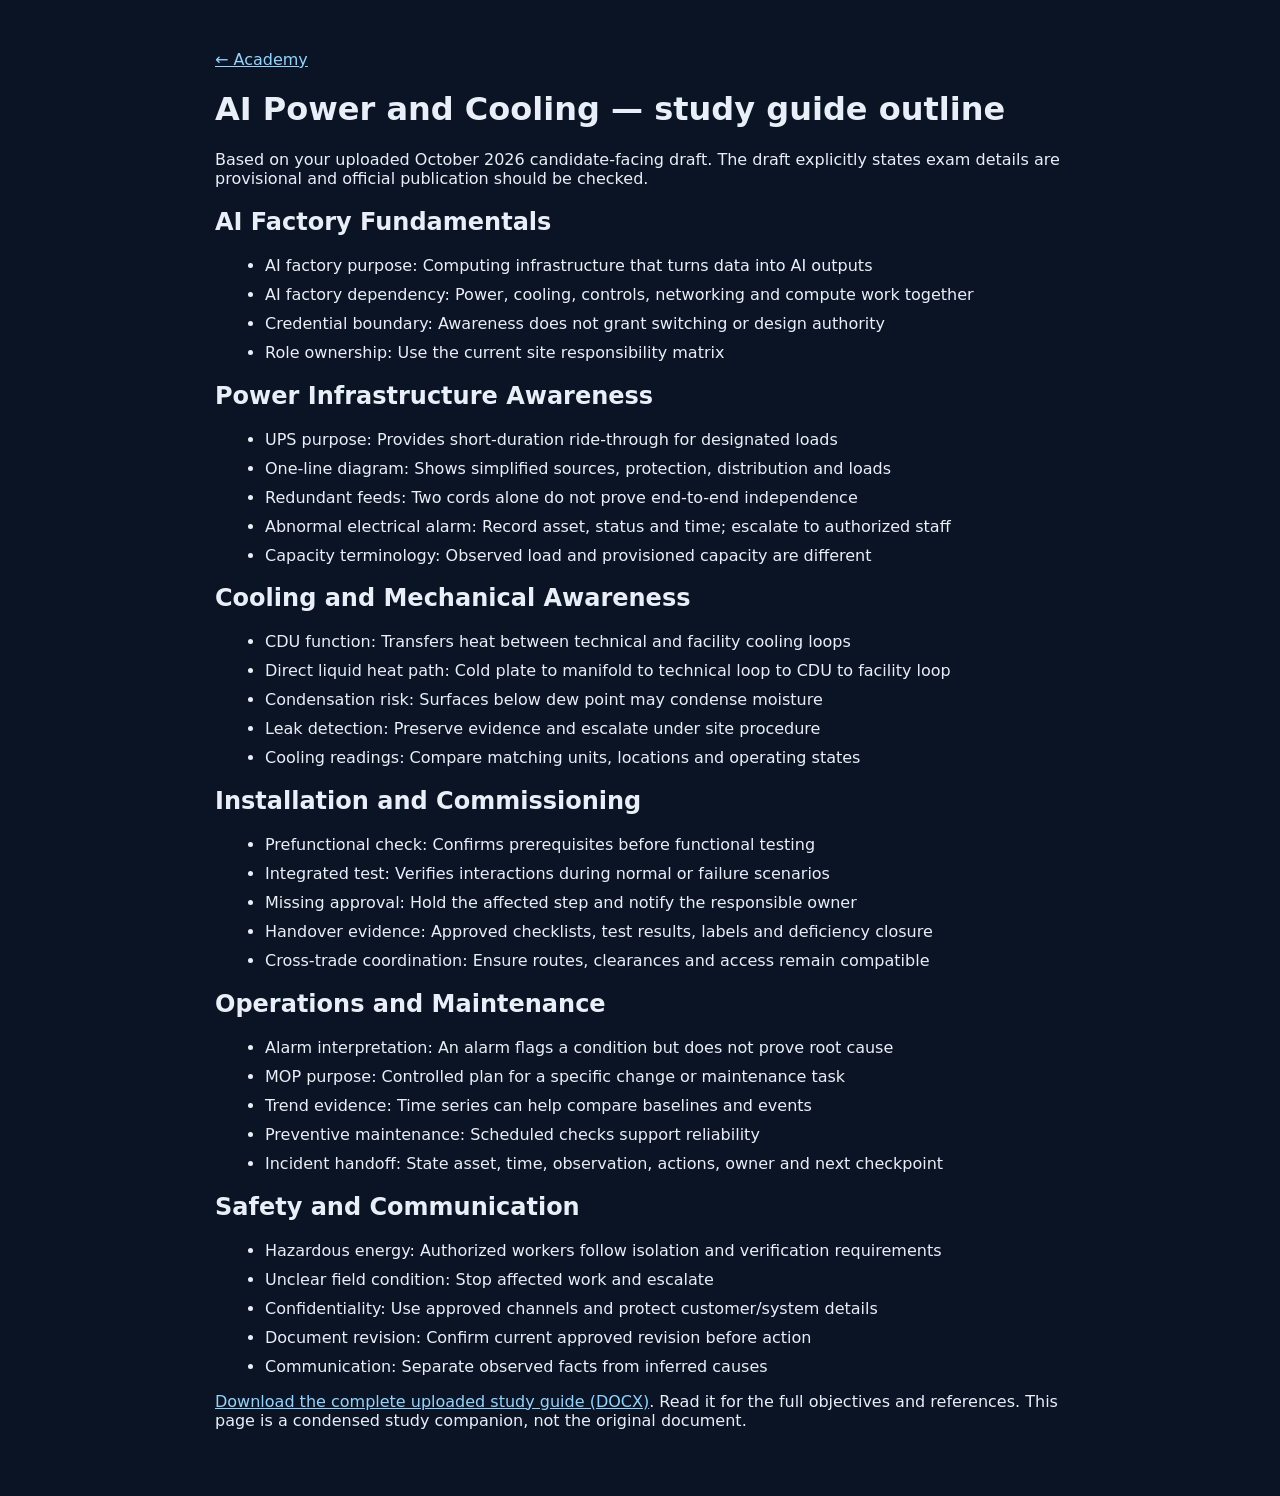
<file: apc-study-guide.html>
<!doctype html><meta name="viewport" content="width=device-width,initial-scale=1"><title>AI Power and Cooling Study Guide</title><style>body{background:#0b1424;color:#e8eff8;font:16px system-ui;max-width:850px;margin:30px auto;padding:20px}a{color:#90d5ff}li{margin:10px}</style><a href="index.html">← Academy</a><h1>AI Power and Cooling — study guide outline</h1><p>Based on your uploaded October 2026 candidate-facing draft. The draft explicitly states exam details are provisional and official publication should be checked.</p><h2>AI Factory Fundamentals</h2><ul><li>AI factory purpose: Computing infrastructure that turns data into AI outputs</li><li>AI factory dependency: Power, cooling, controls, networking and compute work together</li><li>Credential boundary: Awareness does not grant switching or design authority</li><li>Role ownership: Use the current site responsibility matrix</li></ul><h2>Power Infrastructure Awareness</h2><ul><li>UPS purpose: Provides short-duration ride-through for designated loads</li><li>One-line diagram: Shows simplified sources, protection, distribution and loads</li><li>Redundant feeds: Two cords alone do not prove end-to-end independence</li><li>Abnormal electrical alarm: Record asset, status and time; escalate to authorized staff</li><li>Capacity terminology: Observed load and provisioned capacity are different</li></ul><h2>Cooling and Mechanical Awareness</h2><ul><li>CDU function: Transfers heat between technical and facility cooling loops</li><li>Direct liquid heat path: Cold plate to manifold to technical loop to CDU to facility loop</li><li>Condensation risk: Surfaces below dew point may condense moisture</li><li>Leak detection: Preserve evidence and escalate under site procedure</li><li>Cooling readings: Compare matching units, locations and operating states</li></ul><h2>Installation and Commissioning</h2><ul><li>Prefunctional check: Confirms prerequisites before functional testing</li><li>Integrated test: Verifies interactions during normal or failure scenarios</li><li>Missing approval: Hold the affected step and notify the responsible owner</li><li>Handover evidence: Approved checklists, test results, labels and deficiency closure</li><li>Cross-trade coordination: Ensure routes, clearances and access remain compatible</li></ul><h2>Operations and Maintenance</h2><ul><li>Alarm interpretation: An alarm flags a condition but does not prove root cause</li><li>MOP purpose: Controlled plan for a specific change or maintenance task</li><li>Trend evidence: Time series can help compare baselines and events</li><li>Preventive maintenance: Scheduled checks support reliability</li><li>Incident handoff: State asset, time, observation, actions, owner and next checkpoint</li></ul><h2>Safety and Communication</h2><ul><li>Hazardous energy: Authorized workers follow isolation and verification requirements</li><li>Unclear field condition: Stop affected work and escalate</li><li>Confidentiality: Use approved channels and protect customer/system details</li><li>Document revision: Confirm current approved revision before action</li><li>Communication: Separate observed facts from inferred causes</li></ul><p><a href="AI-Power-Cooling-Study-Guide.docx" download>Download the complete uploaded study guide (DOCX)</a>. Read it for the full objectives and references. This page is a condensed study companion, not the original document.</p>
</file>
